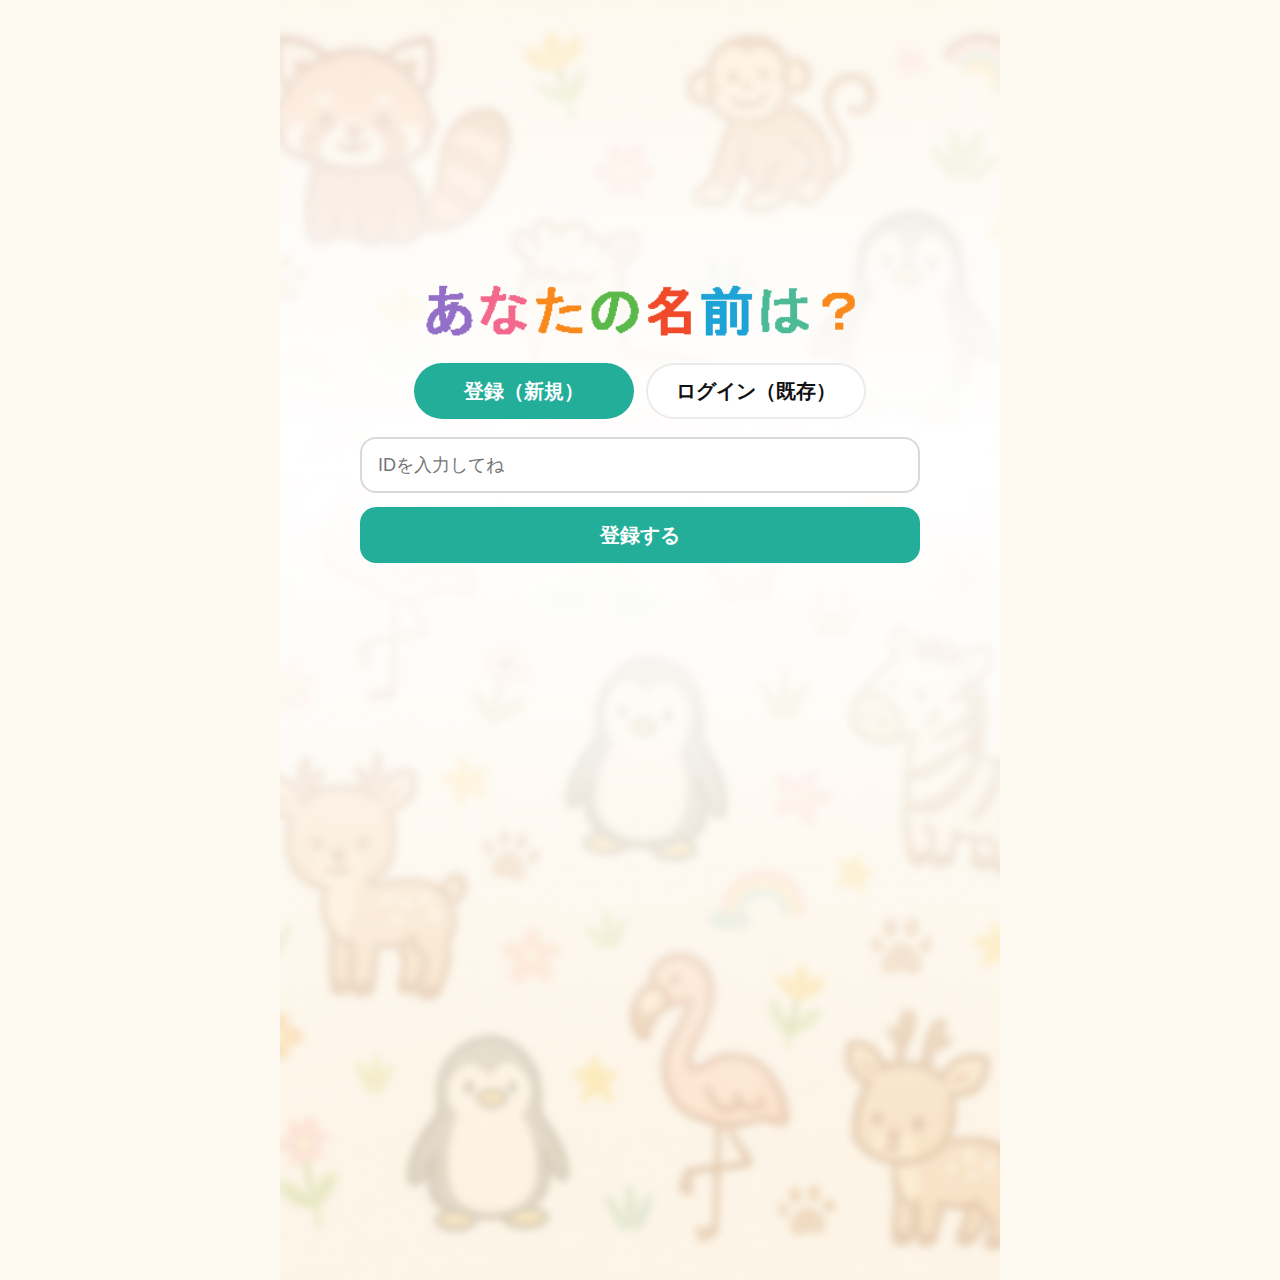
<file: index.html>
<!doctype html>
<html lang="ja">
<head>
  <meta charset="utf-8" />
  <meta name="viewport" content="width=device-width, initial-scale=1, viewport-fit=cover" />
  <title>夢見ヶ崎動物勇者団｜マップ</title>
  <link rel="stylesheet" href="assets/style.css" />
  <style>
    /* 仅页面特有的小差异保留在这里（图标素材路径等） */
    .pin-forest{ background-image:url('assets/icons/chest_forest.png'); }
    .pin-grass { background-image:url('assets/icons/chest_grass.png'); }
    .pin-water { background-image:url('assets/icons/chest_water.png'); }
    .pin-scroll{ background-image:url('assets/icons/scroll.png'); }
  </style>
</head>
<body class="page" style="background:#fef9f1">
  <!-- 左侧浮动快捷按钮（层级 < 蒙层） -->
  <nav class="floating-nav" aria-label="ショートカット">
    <a href="spirit.html" aria-label="精霊センター"><img src="assets/ui/btn_spirit.png" alt="精霊センター"></a>
    <a href="https://padlet.com/dchen85/zoo-padlet-l71381k577vyh6xb" target="_blank" rel="noopener" aria-label="宝物ホール（Padlet）"><img src="assets/ui/btn_padlet.png" alt="宝物ホール"></a>
  </nav>

  <main class="stage-fluid" id="mapStage">
    <!-- 地图底图（跟舞台同一容器） -->
    <img src="assets/map.jpg" alt="Map" class="fill-cover" id="mapImg">

    <!-- 卷轴：活动中心 Padlet -->
    <a class="pin pin-scroll" style="left:76%; top:11%;" href="https://padlet.com/zhuh49092/padlet-g0d3l1jnxdv42n5q" target="_blank" rel="noopener noreferrer" title="イベント掲示板（Padlet）"></a>

    <!-- 宝箱入口（链接到各 Google Form，预填 UID） -->
    <a class="pin pin-water"  style="left:30%; top:27%;" href="#" onclick="openChest('water')"  title="水辺"></a>
    <a class="pin pin-grass"  style="left:60%; top:24%;" href="#" onclick="openChest('grass')"  title="草原"></a>
    <a class="pin pin-grass"  style="left:50%; top:46%;" href="#" onclick="openChest('grass')"  title="草原"></a>
    <a class="pin pin-forest" style="left:50%; top:10%;" href="#" onclick="openChest('forest')" title="森林"></a>
    <a class="pin pin-forest" style="left:82%; top:31%;" href="#" onclick="openChest('forest')" title="森林"></a>
    <a class="pin pin-forest" style="left:30%; top:65%;" href="#" onclick="openChest('forest')" title="森林"></a>

    <!-- 🔰 指引蒙层（与地图同容器 + 层级最高） -->
    <section class="guide-layer" id="guide-index" aria-hidden="true">
      <img id="guide-index-img" alt="guide">
      <button class="guide-skip" id="guide-index-skip">スキップ</button>
    </section>
  </main>

  <script>
    /* 登录校验（沿用你的 key） */
    const KEY_UID = 'zooUserId';
    (function requireLogin(){ const uid = localStorage.getItem(KEY_UID); if (!uid) { location.href = 'register.html'; } })();

    /* Google Forms 预填 UID（按你之前的结构） */
    const GOOGLE_FORMS = {
      forest: 'https://docs.google.com/forms/d/e/1FAIpQLSe-umCP58ragoaZpKCY7DI-4GkAK1GD9bXNpGb3uwuAKyVKIQ/viewform',
      water:  'https://docs.google.com/forms/d/e/1FAIpQLSehivQhizS3siNa_MnVH_NPTTpDhoco8n5-Mk09gTzeXQispQ/viewform',
      grass:  'https://docs.google.com/forms/d/e/1FAIpQLSf3xBbuJN6RPEa9qworZ_sGwDJnGJ6F6eeE5R9BVZVGqBxU7Q/viewform'
    };
    const USERID_ENTRY_IDS = { forest: 'entry.112735564', water: 'entry.1623179609', grass: 'entry.684988275' };
    function getUserId(){ return (localStorage.getItem(KEY_UID) || '').trim(); }
    function buildPrefilledUrl(type) {
      const base = GOOGLE_FORMS[type]; if (!base) return '';
      const entryId = USERID_ENTRY_IDS[type]; const uid = getUserId();
      if (!entryId || !uid) return base;
      const sep = base.includes('?') ? '&' : '?';
      return `${base}${sep}${encodeURIComponent(entryId)}=${encodeURIComponent(uid)}`;
    }
    function openChest(type){
      const url = buildPrefilledUrl(type);
      if(!url){ alert('この宝箱のフォーム URL が設定されていません'); return; }
      window.location.href = url;
    }

    /* 新手指引：仅首次；?tour=1 强制显示；版本号 v6 */
    (function(){
      const steps=[
        'assets/guide/index/step-1.png',
        'assets/guide/index/step-2.png',
        'assets/guide/index/step-3.png',
        'assets/guide/index/step-4.png'
      ];
      const KEY='guide:index:v6';
      const force=new URLSearchParams(location.search).has('tour');
      const seen=localStorage.getItem(KEY)==='1';
      if(seen && !force) return;

      const wrap=document.getElementById('guide-index');
      const img=document.getElementById('guide-index-img');
      const skip=document.getElementById('guide-index-skip');
      let i=0;

      function showStep(n){ img.src=steps[n]; }
      function closeGuide(){
        wrap.classList.remove('show');
        wrap.setAttribute('aria-hidden','true');
      }
      function next(){
        i++;
        if(i<steps.length){ showStep(i); }
        else { try{ localStorage.setItem(KEY,'1'); }catch(e){} closeGuide(); }
      }

      wrap.addEventListener('click', next);
      skip.addEventListener('click', e=>{ e.stopPropagation(); try{ localStorage.setItem(KEY,'1'); }catch(e){} closeGuide(); });

      showStep(0); wrap.classList.add('show'); wrap.setAttribute('aria-hidden','false');
    })();
  </script>
</body>
</html>
</file>
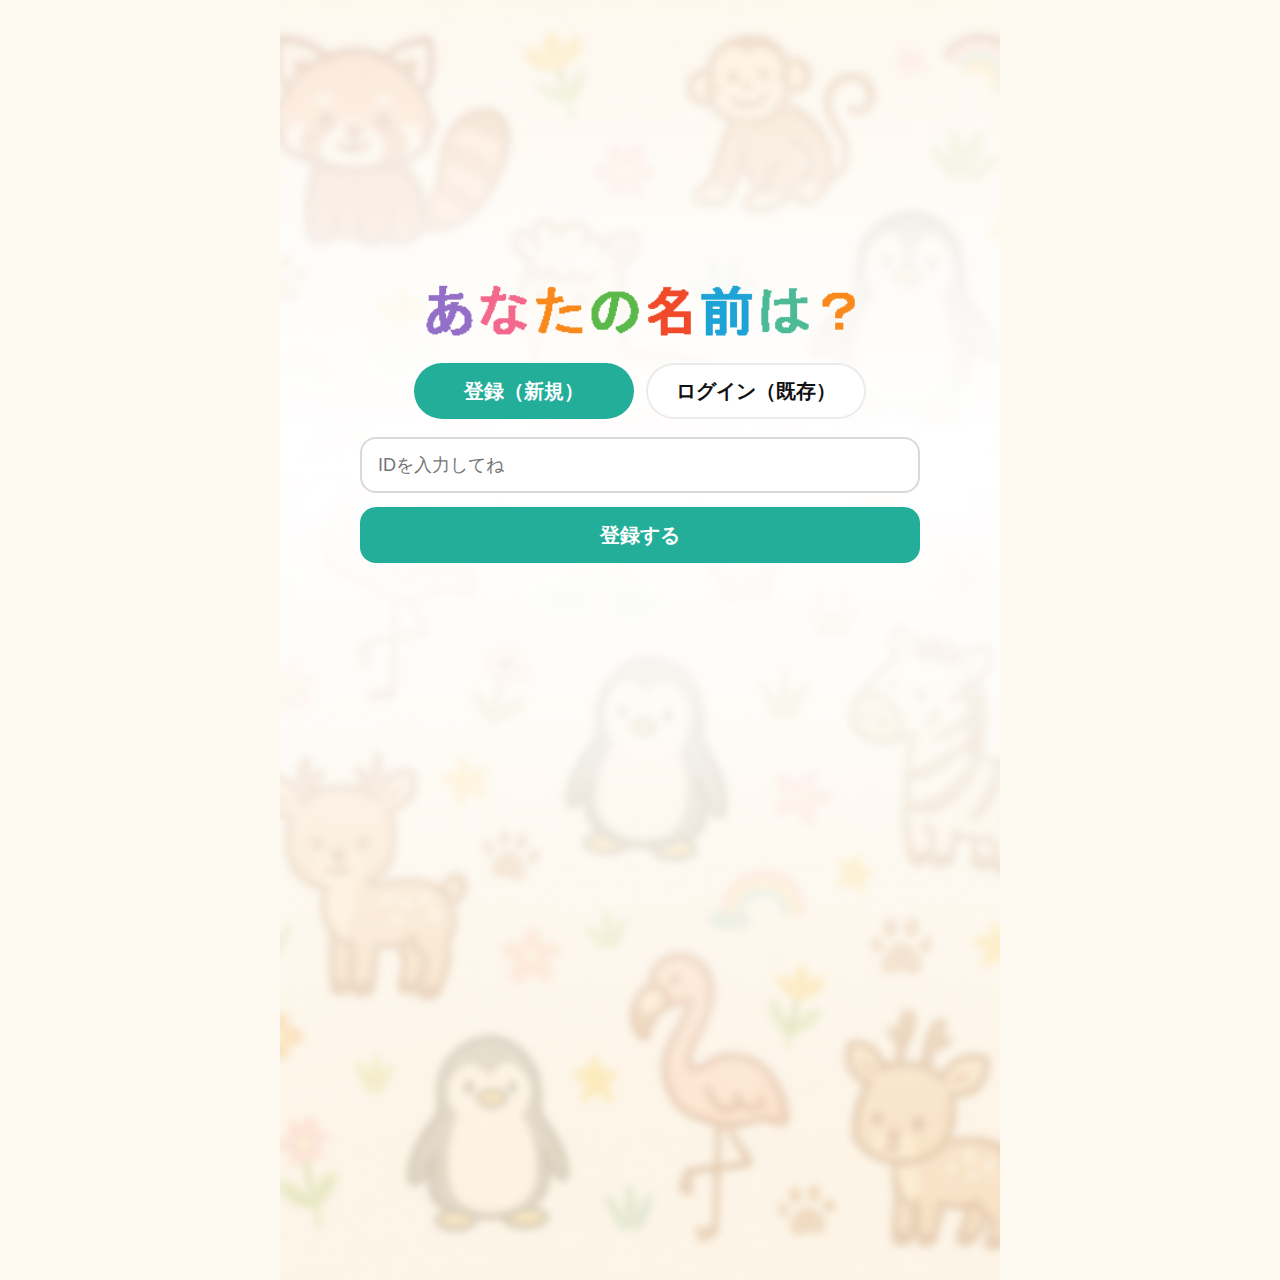
<file: register.html>
<!doctype html>
<html lang="ja">
<head>
  <meta charset="utf-8"/>
  <meta name="viewport" content="width=device-width, initial-scale=1"/>
  <title>登録 / ログイン</title>
  <link rel="stylesheet" href="assets/style.css"/>
  <style>
    :root{
      --stageW: min(100vw, 720px);
      --stageH: calc(var(--stageW) * (1280 / 720));
      --fieldW: clamp(260px, calc(var(--stageW) - 120px), 560px);
      --theme: #23ae99;
      --btnH: 56px;
      --fzBtn: 20px;
      /* 底部精灵带参数 */
      --paradeH: 200px;
      --paradeGap: 224px;
    }
    html, body { margin:0 !important; padding:0 !important; height:100%; }
    body{ background:#fef9f1 !important; }
    #stage, #stage * { box-sizing:border-box; }
    #stage, #stage .container, #stage .section, #stage .card, #stage .inner {
      margin:0 !important; padding:0 !important; border:0 !important; border-radius:0 !important;
      background:transparent !important; box-shadow:none !important;
    }
    #stage{ width:100vw !important; min-height:100vh !important; display:block !important; }
    #stage .wrap{
      width:var(--stageW) !important;
      min-height:var(--stageH) !important;
      margin:0 auto !important;
      padding: calc(clamp(60px, 8vh, 120px) + 200px) 0 calc(var(--paradeH) + var(--paradeGap)) 0 !important;
      position:relative !important; text-align:center !important;
      background: url("assets/bg/register.jpg") center/cover no-repeat !important;
    }
    #stage .title{ display:block; margin:0 auto 16px auto !important; width:min(65%, 448px) !important; height:auto !important; }
    #stage .tabs{ display:flex; gap:12px; justify-content:center; margin: 6px 0 18px 0 !important; }
    #stage .tab{
      min-width: clamp(140px, 34vw, 220px) !important; height: var(--btnH) !important; padding: 0 22px !important;
      border-radius: 999px !important; display:inline-flex !important; align-items:center !important; justify-content:center !important;
      font-size: var(--fzBtn) !important; font-weight:700 !important; cursor:pointer !important;
      background: #fff !important; color:#111 !important; border:2px solid rgba(0,0,0,.08) !important;
    }
    #stage .tab.on{ background: var(--theme) !important; color:#fff !important; border-color: transparent !important; }
    #stage .form-col{ width:100% !important; display:flex !important; flex-direction:column !important; align-items:center !important; gap:14px !important; }
    #stage input[type="text"], #stage input:not([type]), #stage .btn, #msg, #altBox .btn{ width: var(--fieldW) !important; margin: 0 auto !important; }
    #stage input[type="text"], #stage input:not([type]){ height: var(--btnH) !important; border-radius:16px !important; padding:0 16px !important; border:2px solid rgba(0,0,0,.15) !important; background: rgba(255,255,255,.92) !important; font-size:18px !important; }
    #stage input:focus{ border-color: var(--theme) !important; box-shadow:0 0 0 3px rgba(35,174,153,.15) !important; }
    #stage .btn{ height: var(--btnH) !important; border-radius:16px !important; border:none !important; background: var(--theme) !important; color:#fff !important; font-weight:700 !important; font-size: var(--fzBtn) !important; display:inline-flex !important; align-items:center !important; justify-content:center !important; cursor:pointer !important; }
    @media (max-width: 420px){
      :root{ --btnH: 52px; --fzBtn: 18px; }
      #stage .wrap{ padding-top: clamp(20px, 4vh, 60px) !important; }
      #stage .title{ width:min(78%, 420px) !important; }
    }
    #stage .btn.secondary{ background: #fff !important; color: var(--theme) !important; border:2px solid var(--theme) !important; }
    #msg{ min-height: 1.6em !important; color:#333 !important; line-height:1.6 !important; font-size:18px !important; }
    #altBox{ display:flex !important; flex-direction:column !important; align-items:center !important; gap:14px !important; }
    /* 底部幼年精灵跑马带 */
    #paradeFrame{ position:absolute !important; left:0 !important; right:0 !important; bottom:var(--paradeGap) !important; width:100% !important; height:var(--paradeH) !important; pointer-events:none !important; overflow:hidden !important; }
    #parade{ position:absolute !important; left:0; top:50% !important; transform: translateY(-50%); height:var(--paradeH) !important; }
    #parade .sprite{ position:absolute !important; top:50% !important; transform:translate(-50%,-50%); width:200px !important; height:auto !important; }
    @media (prefers-reduced-motion: reduce){ #paradeFrame{ display:none !important; } }
  </style>
</head>
<body>
  <main id="stage">
    <div class="wrap">
      <img class="title" src="assets/ui/title_register.png" alt="あなたの名前は？">
      <div class="tabs">
        <div class="tab on" id="tabReg">登録（新規）</div>
        <div class="tab" id="tabLogin">ログイン（既存）</div>
      </div>
      <form id="authForm" autocomplete="off" autocapitalize="off" spellcheck="false" class="form-col">
        <input id="uid" placeholder="IDを入力してね" autocomplete="off" autocapitalize="off" spellcheck="false" type="text"/>
        <button class="btn" id="go">登録する</button>
      </form>
      <p id="msg"></p>
      <div id="altBox"></div>

      <!-- ✅ 底部幼年精灵跑马带 -->
      <div id="paradeFrame" aria-hidden="true"><div id="parade"></div></div>
    </div>
  </main>

  <script src="assets/api.js"></script>
  <script>
  // ============ 注册/登录逻辑 ============ 
  document.addEventListener('DOMContentLoaded', () => {
    const KEY = 'zooGameProgress';
    const KEY_UID = 'zooUserId';
    const form = document.getElementById('authForm');
    const uidInput = document.getElementById('uid');
    const msg = document.getElementById('msg');
    const altBox = document.getElementById('altBox');
    const tabReg = document.getElementById('tabReg');
    const tabLogin = document.getElementById('tabLogin');
    const goBtn = document.getElementById('go');
    let mode = 'reg';

    function setMode(m){
      mode = m;
      tabReg.classList.toggle('on', m==='reg');
      tabLogin.classList.toggle('on', m==='login');
      msg.textContent = ''; altBox.innerHTML = '';
      goBtn.textContent = (m==='reg') ? '登録する' : 'ログイン';
    }
    tabReg.onclick = ()=> setMode('reg');
    tabLogin.onclick = ()=> setMode('login');

    function writeProgress(p){ localStorage.setItem(KEY, JSON.stringify(p)); }
    function saveUid(id){ localStorage.setItem(KEY_UID, id); }
    function suggestIds(base){
      const rnd4 = () => Math.random().toString(36).slice(2,6);
      return [`${base}-${Math.floor(1000+Math.random()*9000)}`,
              `${base}#${Math.floor(1000+Math.random()*9000)}`,
              `${base}_${rnd4()}`];
    }

    async function createOrLogin(id){
      const ck2 = await apiCheckId(id);
      if (!ck2.ok) throw new Error('check failed');

      if (mode==='reg' && ck2.exists) {
        msg.innerHTML = 'このIDはもう使われています。<br/>別のIDを選ぶか、ログインしてください。';
        altBox.innerHTML = '';
        const toLogin = document.createElement('button');
        toLogin.className = 'btn secondary'; toLogin.textContent = 'ログインへ';
        toLogin.onclick = () => setMode('login');
        altBox.appendChild(toLogin);
        suggestIds(id).forEach(s => {
          const b = document.createElement('button');
          b.className = 'btn'; b.textContent = s; b.onclick = () => createOrLogin(s);
          altBox.appendChild(b);
        });
        return;
      }
      if (mode==='login' && !ck2.exists) {
        msg.textContent = 'このIDは見つかりません。まず登録してください。';
        altBox.innerHTML = '';
        const toReg = document.createElement('button');
        toReg.className = 'btn secondary'; toReg.textContent = '登録へ';
        toReg.onclick = () => setMode('reg');
        altBox.appendChild(toReg);
        return;
      }

      msg.textContent = (mode==='reg') ? '登録中…' : 'ログイン中…';
      const res = await apiLoadProgress(id);
      if (!res.ok) throw new Error(res.error || 'failed');
      saveUid(id); writeProgress(res.progress);
      location.href = 'intro.html';
    }

    form.addEventListener('submit', async (ev) => {
      ev.preventDefault(); altBox.innerHTML = '';
      const id = (uidInput.value || '').trim();
      if (!id){ msg.textContent = 'IDを入力してね'; return; }
      msg.textContent = '確認中…';
      try{
        const ck = await apiCheckId(id);
        if (!ck.ok) throw new Error('check failed');

        if (mode === 'reg') {
          if (ck.exists) {
            msg.innerHTML = 'このIDはもう使われています。<br/>別のIDを選ぶか、ログインしてください。';
            const toLogin = document.createElement('button');
            toLogin.className = 'btn secondary'; toLogin.textContent = 'ログインへ';
            toLogin.onclick = () => setMode('login');
            altBox.appendChild(toLogin);
            suggestIds(id).forEach(s => {
              const b = document.createElement('button');
              b.className = 'btn'; b.textContent = s; b.onclick = () => createOrLogin(s);
              altBox.appendChild(b);
            });
            return;
          }
          await createOrLogin(id); return;
        }

        if (!ck.exists) {
          msg.textContent = 'このIDは見つかりません。まず登録してください。';
          const toReg = document.createElement('button');
          toReg.className = 'btn secondary'; toReg.textContent = '登録へ';
          toReg.onclick = () => setMode('reg');
          altBox.appendChild(toReg);
          return;
        }
        await createOrLogin(id);
      }catch(e){
        console.error(e);
        msg.textContent = 'エラーが発生しました。しばらくしてから試してね。';
      }
    });

    setMode('reg');
  });

  // ============ UI：底部幼年精灵跑马带 ============ 
  (function(){
    const reduced = window.matchMedia('(prefers-reduced-motion: reduce)').matches;
    if (reduced) return;
    const frame = document.getElementById('paradeFrame');
    const parade = document.getElementById('parade');
    if (!frame || !parade) return;
    const SPRITES = [
      "assets/sprites/neutral_juvenile_idle.GIF",
      "assets/sprites/neutral_juvenile_happy.GIF",
      "assets/sprites/forest_juvenile_idle.GIF",
      "assets/sprites/forest_juvenile_happy.GIF",
      "assets/sprites/grass_juvenile_idle.GIF",
      "assets/sprites/grass_juvenile_happy.GIF",
      "assets/sprites/water_juvenile_idle.GIF",
      "assets/sprites/water_juvenile_happy.GIF"
    ];
    const SIZE = 200, GAP = 40, SPEED = 60, PAD = 60, STEP = SIZE + GAP;
    const W = () => frame.clientWidth;
    const pick = () => SPRITES[Math.floor(Math.random()*SPRITES.length)];
    let sprites = [];
    function build(){
      parade.innerHTML = ''; sprites = [];
      const need = Math.ceil( (W() + PAD*2) / STEP ) + 2;
      for (let i=0; i<need; i++){
        const img = document.createElement('img');
        img.className = 'sprite'; img.src = pick();
        parade.appendChild(img);
        sprites.push({ el: img, x: W() + PAD + i*STEP });
      }
    }
    const rightmostX = () => Math.max.apply(null, sprites.map(s=>s.x));
    function resetToTail(s){ s.x = rightmostX() + STEP; s.el.src = pick(); }
    let last = performance.now();
    function tick(now){
      const dt = Math.min(0.05, (now-last)/1000); last = now;
      const leftBound = -PAD - SIZE;
      for (const s of sprites){
        s.x -= SPEED * dt;
        if (s.x < leftBound) resetToTail(s);
        s.el.style.left = s.x + 'px';
      }
      requestAnimationFrame(tick);
    }
    function onResize(){ build(); last = performance.now(); }
    build(); requestAnimationFrame(tick);
    window.addEventListener('resize', () => { clearTimeout(window.__r); window.__r=setTimeout(onResize,120); });
  })();
  </script>
</body>
</html>
</file>
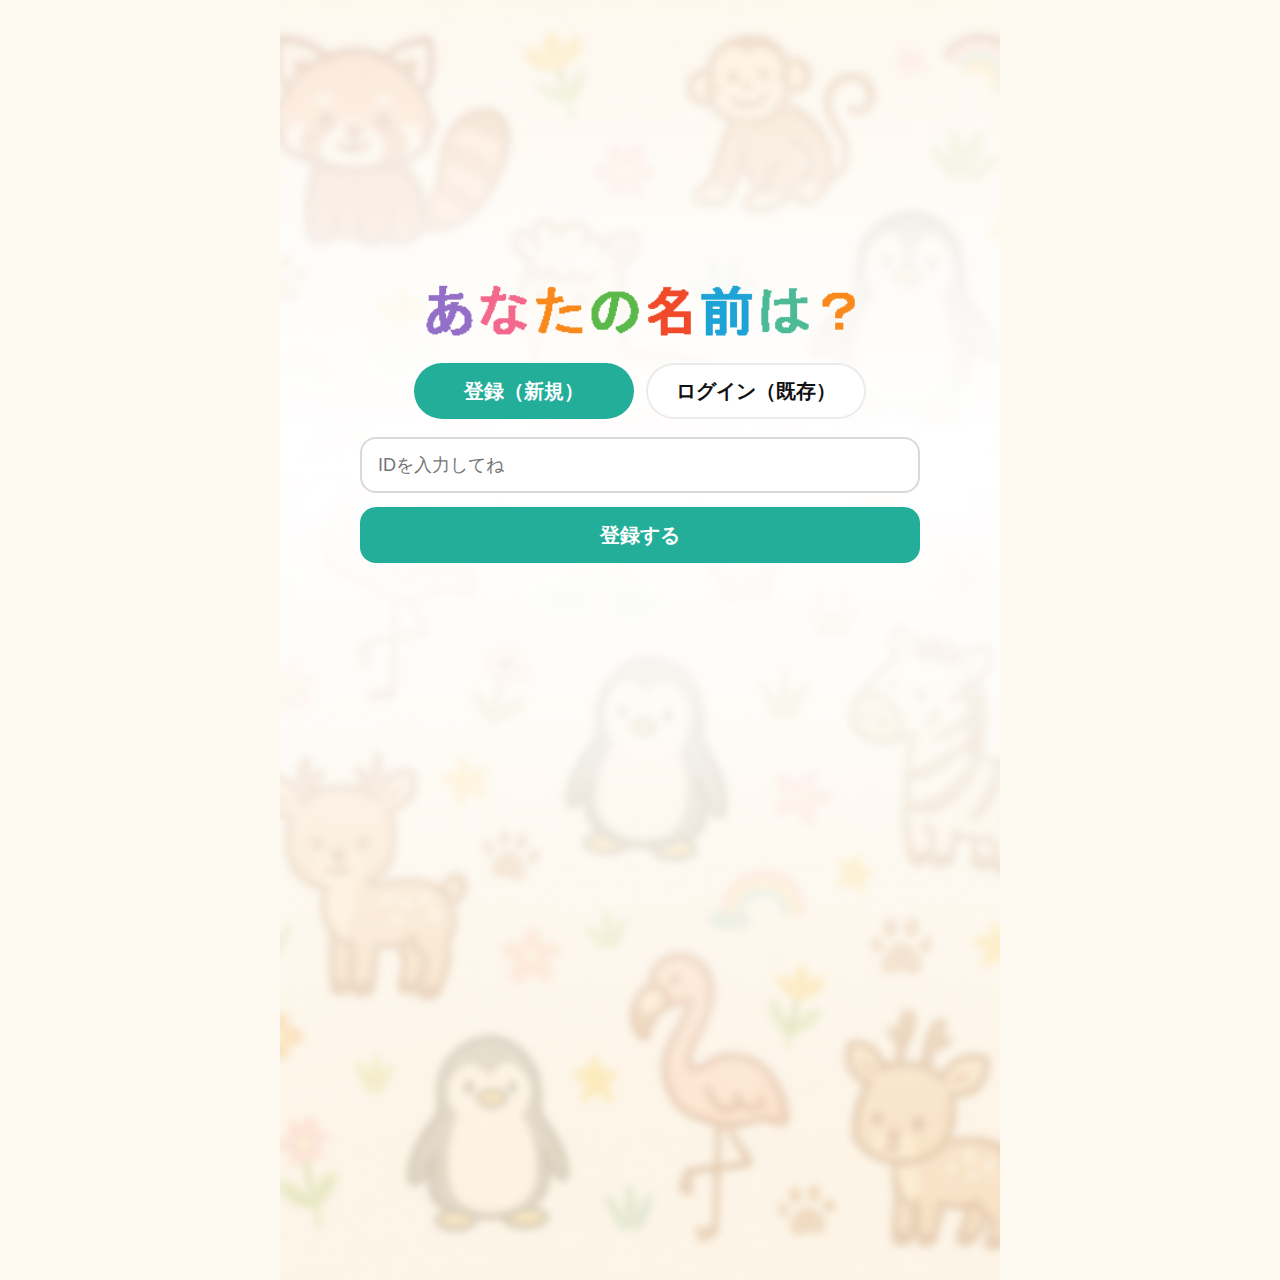
<file: reward.html>
<!doctype html>
<html lang="zh-CN">
<head>
  <meta charset="utf-8" />
  <meta name="viewport" content="width=device-width, initial-scale=1" />
  <title>奖励</title>
  <style>
    html,body{margin:0;background:#000;}
    .rw-root{max-width:720px;margin:0 auto;position:relative;background:#000;}
    .rw-video{display:block;width:100%;height:auto;background:#000;}
    .rw-white{position:absolute;inset:0;background:#fff;opacity:0;pointer-events:none;z-index:10;transition:opacity 2s linear;}
    .rw-white.show{opacity:1;}
    .rw-showcase{position:absolute;inset:0;display:none;z-index:11;}
    .rw-showcase.show{display:block;}
    .rw-layer{position:absolute;left:0;right:0;display:flex;justify-content:center;pointer-events:none;}
    .rw-icon{top:17%; z-index:14;}
    .rw-power{top:25%; z-index:15;}
    .rw-glow{top:25%; z-index:11;}
    .rw-gradient{top:0; bottom:0; z-index:12; align-items:flex-end;}
    .rw-sprite{top:36%; z-index:13;}
    .rw-confetti{position:absolute;inset:0;pointer-events:none;overflow:hidden;z-index:20;}
    .rw-confetti i{position:absolute;width:8px;height:12px;border-radius:2px;opacity:.9;animation:fall 2.2s forwards ease-in;}
    @keyframes fall{0%{transform:translateY(-10vh) rotate(0deg);}100%{transform:translateY(110vh) rotate(540deg);opacity:0;}}
    .rw-btn-wrap{position:absolute;left:0;right:0;top:63%;display:flex;justify-content:center;z-index:16;}
    .rw-btn{pointer-events:auto;border:none;background:transparent;padding:0;cursor:pointer;}
    .rw-btn img{display:block;width:211.2px;height:auto;}
    .rw-icon img{width:72px;height:auto;}
    .rw-power img{width:220px;height:auto;}
    .rw-glow img{width:558px;height:auto;}
    .rw-sprite img{width:240px;height:auto;}
    .rw-gradient img{width:720px;height:auto;}
    .rw-audio-tip{position:absolute;inset:0;display:none;align-items:center;justify-content:center;z-index:9;}
    .rw-audio-tip.show{display:flex;}
    .rw-audio-tip button{pointer-events:auto;display:flex;align-items:center;gap:10px;padding:12px 16px;border-radius:999px;border:0;cursor:pointer;background:rgba(0,0,0,.55);backdrop-filter:blur(2px);color:#fff;font-size:16px;line-height:1;box-shadow:0 6px 16px rgba(0,0,0,.35);}
    .rw-audio-tip svg{width:22px;height:22px;display:block}
  </style>
</head>
<body>
  <div class="rw-root">
    <video id="rwVideo" class="rw-video" playsinline webkit-playsinline muted></video>
    <div id="rwAudioTip" class="rw-audio-tip">
      <button id="rwAudioBtn" title="サウンドON">
        <svg viewBox="0 0 24 24" fill="currentColor" aria-hidden="true">
          <path d="M3 10v4a1 1 0 0 0 1 1h3l4.293 4.293A1 1 0 0 0 13 18V6a1 1 0 0 0-1.707-.707L7 9H4a1 1 0 0 0-1 1z"/>
          <path d="M16.5 8.5a4 4 0 0 1 0 7" fill="none" stroke="currentColor" stroke-width="2" stroke-linecap="round"/>
          <path d="M18.5 6.5a7 7 0 0 1 0 11" fill="none" stroke="currentColor" stroke-width="2" stroke-linecap="round"/>
        </svg>
        サウンドON
      </button>
    </div>
    <div id="rwWhite" class="rw-white"></div>
    <div id="rwShow" class="rw-showcase">
      <div class="rw-layer rw-glow"><img id="imgGlow" alt="glow"></div>
      <div class="rw-layer rw-gradient" style="align-items:flex-end"><img id="imgGrad" alt="overlay"></div>
      <div class="rw-layer rw-sprite"><img id="imgSprite" alt="sprite"></div>
      <div class="rw-layer rw-icon"><img id="imgIcon" alt="icon"></div>
      <div class="rw-layer rw-power"><img id="imgPower" alt="power +1"></div>
      <div id="rwConfetti" class="rw-confetti"></div>
      <div class="rw-btn-wrap"><button id="btnGo" class="rw-btn" title="せいれいガーデン"><img id="imgBtn" alt="seirei garden"></button></div>
    </div>
  </div>

  <script>
    /* ===== 新增：登录校验，保证 UID 连续 ===== */
    const KEY_UID = 'zooUserId';
    function requireLogin(){
      const uid = localStorage.getItem(KEY_UID);
      if(!uid){
        // 可选：若你想注册后自动回到本页，可把下一行换成带回跳参数的写法：
        // location.href = 'register.html?back=' + encodeURIComponent('reward.html' + location.search);
        location.href = 'register.html';
        throw new Error('no uid');
      }
      return uid;
    }
    const USER_ID = requireLogin(); // 没 UID 时会被导向注册页

    /* ===== 以下为你原有的奖励页逻辑 ===== */
    const VIDEO_BY_CHEST={forest:'videos/reward_forest.mp4',water:'videos/reward_water.mp4',grass:'videos/reward_grass.mp4'};
    const DEFAULT_VIDEO='videos/reward_default.mp4';
    const ASSETS={ icon:{forest:'assets/ui/icon_forest.png',water:'assets/ui/icon_water.png',grass:'assets/ui/icon_grass.png'}, power:'assets/ui/power_plus.png', gradient:'assets/ui/reward_gradient_overlay.png', glow:'assets/effects/glow_loop.gif', btn:'assets/ui/btn_seirei_garden.png' };
    const SPRITES_DIR='assets/sprites/';
    function spriteHappy(type,stage){ if(type==='neutral') return SPRITES_DIR+'neutral_juvenile_happy.gif'; return `${SPRITES_DIR}${type}_${stage}_happy.gif`; }

    const KEY='zooGameProgress';
    const initState={totalOpens:0,energy:{forest:0,water:0,grass:0},creatures:[{id:1,type:'neutral',stage:'juvenile',progress:0,splitDone:false}],nextId:2,nickname:''};
    function read(){try{const s=JSON.parse(localStorage.getItem(KEY))||structuredClone(initState); (s.creatures||[]).forEach(c=>{if(typeof c.progress!=='number')c.progress=0;if(typeof c.splitDone!=='boolean')c.splitDone=false;}); return s;}catch{return structuredClone(initState);}}
    async function write(state){localStorage.setItem(KEY,JSON.stringify(state));}

    const LEVEL=3;
    function pickTarget(state,E){
      const byId=a=>a.sort((x,y)=>x.id-y.id)[0]||null;
      const j=byId(state.creatures.filter(c=>c.type===E&&c.stage==='juvenile'&&c.progress<LEVEL)); if(j) return j;
      const t=byId(state.creatures.filter(c=>c.type===E&&c.stage==='teen'&&c.progress<LEVEL));     if(t) return t;
      const a=byId(state.creatures.filter(c=>c.type===E&&c.stage==='adult'&&!c.splitDone&&c.progress<LEVEL)); if(a) return a;
      const n=state.creatures.find(c=>c.type==='neutral'&&c.stage==='juvenile'&&c.progress===0); if(n) return n;
      return null;
    }
    function giveEnergyOnce(state,E){
      const events=[]; const target=pickTarget(state,E);
      if(target){
        if(target.type==='neutral'){const before={...target};target.type=E;target.progress=1;events.push({kind:'bind',from:before,to:{...target}});return events;}
        target.progress++;
        if(target.stage==='juvenile'&&target.progress>=LEVEL){const before={...target};target.stage='teen';target.progress=0;events.push({kind:'evolve',from:before,to:{...target}});}
        else if(target.stage==='teen'&&target.progress>=LEVEL){const before={...target};target.stage='adult';target.progress=0;target.splitDone=false;events.push({kind:'evolve',from:before,to:{...target}});}
        else if(target.stage==='adult'&&!target.splitDone&&target.progress>=LEVEL){const parentBefore={...target};target.progress=0;target.splitDone=true;const newborn={id:state.nextId++,type:'neutral',stage:'juvenile',progress:0,splitDone:false};state.creatures.push(newborn);events.push({kind:'split',parent:parentBefore,newborn:{...newborn}});}
        return events;
      }
      const newborn={id:state.nextId++,type:E,stage:'juvenile',progress:1,splitDone:false};state.creatures.push(newborn);events.push({kind:'spawn',newborn:{...newborn}});return events;
    }

    const params=new URLSearchParams(location.search);
    const chest=(params.get('chest')||'unknown').toLowerCase();
    const videoEl=document.getElementById('rwVideo');
    const whiteEl=document.getElementById('rwWhite');
    const showEl=document.getElementById('rwShow');
    const confettiC=document.getElementById('rwConfetti');
    const imgIcon=document.getElementById('imgIcon');
    const imgPower=document.getElementById('imgPower');
    const imgGlow=document.getElementById('imgGlow');
    const imgGrad=document.getElementById('imgGrad');
    const imgSprite=document.getElementById('imgSprite');
    const imgBtn=document.getElementById('imgBtn');
    const btnGo=document.getElementById('btnGo');
    const audioTip = document.getElementById('rwAudioTip');
    const audioBtn = document.getElementById('rwAudioBtn');

    imgPower.src=ASSETS.power; imgGrad.src=ASSETS.gradient; imgGlow.src=ASSETS.glow; imgBtn.src =ASSETS.btn; imgIcon.src=ASSETS.icon[chest] || ASSETS.icon.forest;
    btnGo.addEventListener('click',()=>location.href='spirit.html');

    let rewardApplied=false, overlayStarted=false, overlayShown=false;
    function applyRewardOnce(){
      if(rewardApplied) return [];
      rewardApplied=true;
      const st=read(); st.totalOpens+=1; if(!st.energy[chest]) st.energy[chest]=0; st.energy[chest]+=1;
      let ev=[]; if(['forest','water','grass'].includes(chest)) ev=giveEnergyOnce(st,chest);
      write(st); setSpriteFromEvents(ev); return ev;
    }
    function setSpriteFromEvents(events){
      let type='neutral', stage='juvenile';
      const eEvo=events.find(e=>e.kind==='evolve'), eSpl=events.find(e=>e.kind==='split'), eBind=events.find(e=>e.kind==='bind'), eSpwn=events.find(e=>e.kind==='spawn');
      if(eEvo){ type=eEvo.to.type; stage=eEvo.to.stage; }
      else if(eSpl){ type='neutral'; stage='juvenile'; }
      else if(eBind){ type=eBind.to.type; stage='juvenile'; }
      else if(eSpwn){ type=eSpwn.newborn.type; stage='juvenile'; }
      imgSprite.src = spriteHappy(type, stage);
    }
    function startOverlay(){
      if(overlayStarted) return; overlayStarted=true;
      applyRewardOnce();
      whiteEl.classList.add('show');
      const done = ()=>{ if(overlayShown) return; overlayShown=true; showEl.classList.add('show'); startConfetti(); };
      whiteEl.addEventListener('transitionend', done, {once:true});
      setTimeout(done, 2100);
    }

    async function playWithSound(){
      try{ videoEl.muted = false; await videoEl.play(); audioTip.classList.remove('show'); }
      catch{ try{ videoEl.muted = true; await videoEl.play(); }catch{} audioTip.classList.add('show');
        const enable = ()=>{ videoEl.muted = false; videoEl.play().catch(()=>{}); audioTip.classList.remove('show'); document.removeEventListener('click', enable); document.removeEventListener('touchstart', enable); };
        audioBtn.addEventListener('click', enable, {once:true}); document.addEventListener('click', enable, {once:true}); document.addEventListener('touchstart', enable, {once:true});
      }
    }
    function wireVideo(){
      const src=VIDEO_BY_CHEST[chest] || DEFAULT_VIDEO;
      videoEl.src=src; videoEl.playsInline=true; playWithSound();
      let duration=NaN; videoEl.addEventListener('loadedmetadata',()=>{duration=videoEl.duration||NaN;});
      videoEl.addEventListener('timeupdate',()=>{ if(!overlayStarted && isFinite(duration) && duration - videoEl.currentTime <= 2.0){ startOverlay(); } });
      videoEl.addEventListener('ended',()=>{ if(!overlayStarted) startOverlay(); });
      setTimeout(()=>{ if(!overlayStarted) startOverlay(); }, 4500);
    }

    let confettiTimer=null;
    function spawnConfettiBurst(k=14){
      const colors=['#ff7676','#ffd166','#06d6a0','#118ab2','#9b5de5','#f15bb5','#ffc6ff'];
      const w=confettiC.clientWidth||720;
      for(let i=0;i<k;i++){
        const p=document.createElement('i');
        p.style.left=(Math.random()*w)+'px';
        p.style.background=colors[(Math.random()*colors.length)|0];
        p.style.animationDelay=(Math.random()*0.35)+'s';
        p.style.animationDuration=(1.8+Math.random()*1.4)+'s';
        p.addEventListener('animationend',()=>p.remove());
        confettiC.appendChild(p);
      }
    }
    function startConfetti(totalMs=2400, intervalMs=160, perBurst=12){
      spawnConfettiBurst(perBurst);
      confettiTimer=setInterval(()=>spawnConfettiBurst(perBurst), intervalMs);
      setTimeout(()=>{ if(confettiTimer){clearInterval(confettiTimer);confettiTimer=null;} }, totalMs);
    }
    wireVideo();
  </script>
</body>
</html>
</file>
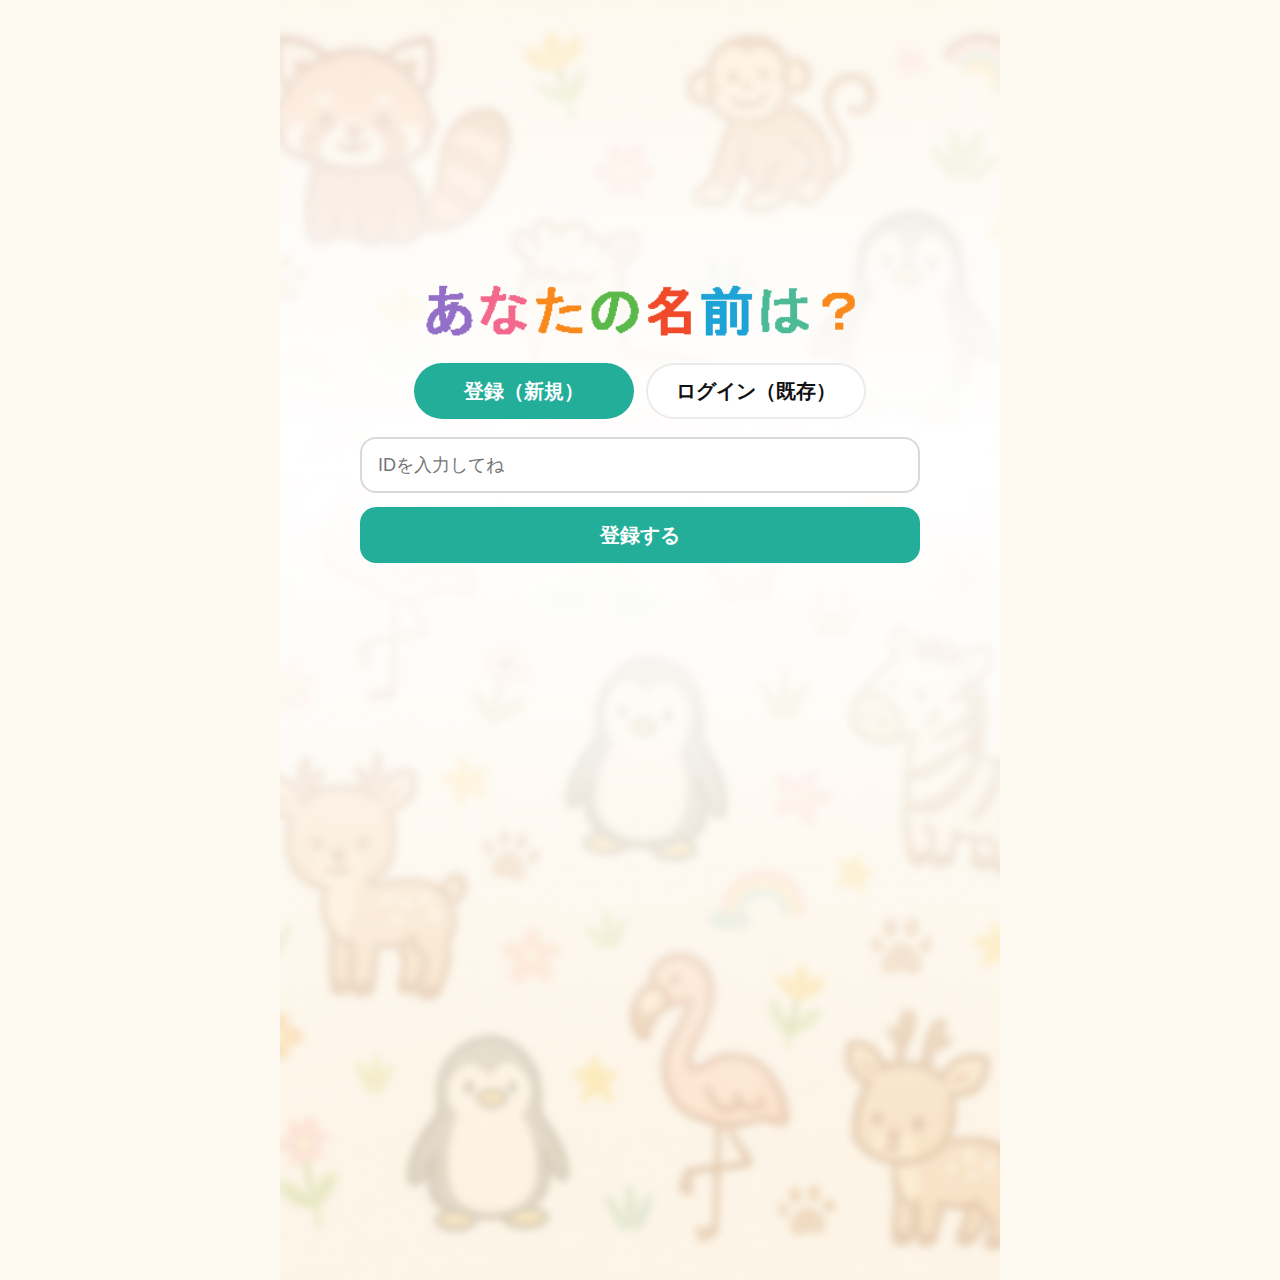
<file: spirit.html>
<!doctype html>
<html lang="zh-CN">
<head>
  <meta charset="utf-8" />
  <meta name="viewport" content="width=device-width, initial-scale=1" />
  <title>精灵中心 - 夢見ヶ崎動物勇者団</title>
  <style>
    html,body{margin:0;background:#000;}
    .sp-canvas{ position:relative; width:720px; height:1280px; margin:0 auto; background:#fff; overflow:hidden; touch-action:none; }
    .sp-bg{ position:absolute; inset:0; background:url('assets/bg/garden.jpg') center/cover no-repeat; transform-origin:0 0; z-index:0; }
    .sp-content{ position:absolute; inset:0; transform-origin:0 0; z-index:1; }
    .sp-btn-map{ position:absolute; right:20px; top:20px; z-index:9; width:72px; height:72px; background:url('assets/ui/btn_map.png') center/contain no-repeat; border:none; outline:none; cursor:pointer; }
    .sp-title{ position:absolute; left:28px; top:24px; width:280px; height:90px; background:url('assets/ui/title_seirei_garden.png') left top / contain no-repeat; }
    .sp-bars{ position:absolute; left:110px; top:160px; width:520px; }
    .sp-row{ display:flex; align-items:center; gap:12px; margin:22px 0; }
    .sp-row .sp-icon{ width:40px; height:40px; background-size:contain; background-repeat:no-repeat; background-position:center; flex:0 0 40px; }
    .sp-row .sp-icon.sp-forest{ background-image:url('assets/ui/icon_forest.png'); }
    .sp-row .sp-icon.sp-water { background-image:url('assets/ui/icon_water.png'); }
    .sp-row .sp-icon.sp-grass { background-image:url('assets/ui/icon_grass.png'); }
    .sp-seg3{ display:flex; gap:14px; }
    .sp-seg{ width:128px; height:22px; border-radius:12px; background:rgba(255,255,255,0.65); box-shadow:inset 0 0 0 2px rgba(0,0,0,0.08); overflow:hidden; }
    .sp-seg i{ display:block; height:100%; width:0%; }
    .sp-forest .sp-seg i{ background:#2f8f3a; }
    .sp-water  .sp-seg i{ background:#2da8f8; }
    .sp-grass  .sp-seg i{ background:#87c96a; }
    .sp-playground{ position:absolute; left:0; right:0; top:360px; bottom:0; overflow:hidden; }
    .sp-sprite{ position:absolute; pointer-events:auto; user-select:none; transform:translate3d(0,0,0); }
    .sp-sprite img{ width:100%; height:100%; display:block; pointer-events:none; }
    @media (max-width:760px){ .sp-btn-map{ width:60px; height:60px; right:14px; top:14px; } }

    /* ===== 新手指引（贴在画布内，完全用PNG；比所有UI层级更高） ===== */
    #guide-spirit{
      position:absolute; inset:0;
      z-index:2147483648;
      display:none; align-items:center; justify-content:center;
      background:transparent;
      touch-action:manipulation;
    }
    #guide-spirit.show{ display:flex; }
    #guide-spirit img{
      width:100%; height:100%;
      max-width:none; max-height:none;
      object-fit:cover;
      user-select:none; -webkit-user-drag:none; pointer-events:none;
      display:block;
    }
    #guide-spirit button{
      position:absolute; right:12px; top:calc(12px + env(safe-area-inset-top));
      padding:6px 14px; border:0; border-radius:999px;
      background:rgba(0,0,0,.35); color:#fff; font-weight:700; font-size:16px;
      cursor:pointer; z-index:2147483649;
    }
  </style>
</head>
<body>
  <div class="sp-canvas" id="sp-canvas">
    <div class="sp-bg" id="sp-bg"></div>
    <button class="sp-btn-map" id="sp-btnMap" title="返回地图"></button>

    <div class="sp-content" id="sp-content">
      <div class="sp-title"></div>
      <div class="sp-bars">
        <div class="sp-row sp-forest"><div class="sp-icon sp-forest"></div><div class="sp-seg3"><div class="sp-seg"><i id="f1"></i></div><div class="sp-seg"><i id="f2"></i></div><div class="sp-seg"><i id="f3"></i></div></div></div>
        <div class="sp-row sp-water"><div class="sp-icon sp-water"></div><div class="sp-seg3"><div class="sp-seg"><i id="w1"></i></div><div class="sp-seg"><i id="w2"></i></div><div class="sp-seg"><i id="w3"></i></div></div></div>
        <div class="sp-row sp-grass"><div class="sp-icon sp-grass"></div><div class="sp-seg3"><div class="sp-seg"><i id="g1"></i></div><div class="sp-seg"><i id="g2"></i></div><div class="sp-seg"><i id="g3"></i></div></div></div>
      </div>
      <div class="sp-playground" id="sp-pg"></div>
    </div>

    <!-- 🔰 新手指引（放在画布内，像素级对齐） -->
    <div id="guide-spirit" aria-hidden="true">
      <img id="guide-spirit-img" alt="guide">
      <button id="guide-spirit-skip">スキップ</button>
    </div>
  </div>

  <!-- 与后端通信 -->
  <script src="assets/api.js"></script>
  <script>
    /* ===== 登录与键名 ===== */
    const KEY_UID = 'zooUserId';
    const KEY_PROGRESS = 'zooGameProgress';
    function requireLogin(){
      const uid = localStorage.getItem(KEY_UID);
      if(!uid){ location.href='register.html'; throw new Error('no uid'); }
      return uid;
    }
    const USER_ID = requireLogin();

    /* ===== 本地读存档 ===== */
    const empty = {
      totalOpens:0,
      energy:{forest:0,water:0,grass:0},
      creatures:[{id:1,type:'neutral',stage:'juvenile',progress:0,splitDone:false}],
      nextId:2,
      nickname:''
    };
    function readLocal(){
      try{
        const s = JSON.parse(localStorage.getItem(KEY_PROGRESS)) || empty;
        (s.creatures||[]).forEach(c=>{
          if(typeof c.progress!=='number') c.progress=0;
          if(typeof c.splitDone!=='boolean') c.splitDone=false;
        });
        return s;
      }catch{ return empty; }
    }
    function writeLocal(state){
      localStorage.setItem(KEY_PROGRESS, JSON.stringify(state));
    }

    /* ===== 计算能量条 ===== */
    const LEVEL=3;
    function pickTarget(state,E){
      const byId=a=>a.sort((x,y)=>x.id-y.id)[0]||null;
      const j=byId(state.creatures.filter(c=>c.type===E&&c.stage==='juvenile'&&c.progress<LEVEL)); if(j) return j;
      const t=byId(state.creatures.filter(c=>c.type===E&&c.stage==='teen'&&c.progress<LEVEL));     if(t) return t;
      const a=byId(state.creatures.filter(c=>c.type===E&&c.stage==='adult'&&!c.splitDone&&c.progress<LEVEL)); if(a) return a;
      const n=state.creatures.find(c=>c.type==='neutral'&&c.stage==='juvenile'&&c.progress===0);  if(n) return n;
      return null;
    }
    function barState(state,E){
      const t=pickTarget(state,E);
      if(!t) return [0,0,0];
      if(t.type==='neutral') return [0,0,0];
      if(t.stage==='juvenile') return [t.progress/3,0,0];
      if(t.stage==='teen')     return [1,t.progress/3,0];
      if(t.stage==='adult'&&!t.splitDone) return [1,1,t.progress/3];
      return [0,0,0];
    }
    function renderBars(state){
      const map={forest:['f1','f2','f3'],water:['w1','w2','w3'],grass:['g1','g2','g3']};
      ['forest','water','grass'].forEach(E=>{
        const vals=barState(state,E);
        vals.forEach((v,i)=>{ document.getElementById(map[E][i]).style.width=(Math.max(0,Math.min(1,v))*100)+'%'; });
      });
    }

    /* ===== 精灵渲染与游走 ===== */
    const SPRITE_DIR='assets/sprites/';
    const SPRITE_SIZE={ neutral:{ juvenile: 90 }, forest:{ juvenile:95, teen:150, adult:250 }, water:{ juvenile:95, teen:130, adult:200 }, grass:{ juvenile:95, teen:120, adult:150 } };
    function spriteSrc(c,m){ if(c.type==='neutral') return `${SPRITE_DIR}neutral_juvenile_${m}.gif`; return `${SPRITE_DIR}${c.type}_${c.stage}_${m}.gif`; }
    function spriteSize(c){ const w=(SPRITE_SIZE[c.type] && SPRITE_SIZE[c.type][c.stage]) || 120; return {w, h:w}; }
    const pg=document.getElementById('sp-pg');

    function createSprite(c){
      const wrap=document.createElement('div'); wrap.className='sp-sprite';
      const {w,h}=spriteSize(c); wrap.style.width=w+'px'; wrap.style.height=h+'px';
      const area=pg.getBoundingClientRect(); const x=Math.random()*(area.width - w); const y=Math.random()*(area.height- h);
      wrap.style.left=x+'px'; wrap.style.top=y+'px';
      const img=document.createElement('img'); img.src=spriteSrc(c,'idle'); img.alt=`${c.type}_${c.stage}`; wrap.appendChild(img); pg.appendChild(wrap);

      let moving=true, vx=Math.random()*2-1, vy=Math.random()*2-1; const speed=16+Math.random()*20; let last=performance.now();
      function tick(now){ const dt=(now-last)/1000; last=now;
        if(moving){ let nx=parseFloat(wrap.style.left)+vx*speed*dt; let ny=parseFloat(wrap.style.top)+vy*speed*dt;
          const W=pg.clientWidth, H=pg.clientHeight; if(nx<0||nx>W-w){vx=-vx; nx=Math.max(0,Math.min(W-w,nx));} if(ny<0||ny>H-h){vy=-vy; ny=Math.max(0,Math.min(H-h,ny));}
          wrap.style.left=nx+'px'; wrap.style.top=ny+'px'; }
        requestAnimationFrame(tick);
      } requestAnimationFrame(tick);

      let downAt=0, happyTimer=null; const toIdle=()=>{img.src=spriteSrc(c,'idle')}; const toHappy=()=>{img.src=spriteSrc(c,'happy')};
      wrap.addEventListener('pointerdown',e=>{ e.preventDefault(); downAt=Date.now(); moving=false; clearTimeout(happyTimer); toHappy(); });
      function endPress(){ const held=Date.now()-downAt; downAt=0; happyTimer=setTimeout(()=>{ toIdle(); moving=true; }, held>=450?1000:2000); }
      wrap.addEventListener('pointerup',endPress); wrap.addEventListener('pointercancel',endPress); wrap.addEventListener('pointerleave',()=>{ if(downAt) endPress(); });
    }
    function renderSprites(state){ pg.innerHTML=''; state.creatures.slice().sort((a,b)=>a.id-b.id).forEach(c=>createSprite(c)); }

    /* ===== 背景缩放与平移 ===== */
    const content=document.getElementById('sp-content'); const bg=document.getElementById('sp-bg'); const btnMap=document.getElementById('sp-btnMap');
    btnMap.addEventListener('click',()=>location.href='index.html');
    let scale=1, ox=0, oy=0; function applyTransform(){ content.style.transform=`translate(${ox}px,${oy}px) scale(${scale})`; bg.style.transform=`translate(${ox}px,${oy}px) scale(${scale})`; }

    const canvas=document.getElementById('sp-canvas'); let lastDist=0, lastCenter=null, isPanning=false, panStart=null, startOrigin=null;
    canvas.addEventListener('touchstart',e=>{ if(e.touches.length===2){ lastDist=Math.hypot(e.touches[0].clientX-e.touches[1].clientX, e.touches[0].clientY-e.touches[1].clientY);
        lastCenter={ x:(e.touches[0].clientX+e.touches[1].clientX)/2, y:(e.touches[0].clientY+e.touches[1].clientY)/2 }; }
      else if(e.touches.length===1){ isPanning=true; panStart={x:e.touches[0].clientX,y:e.touches[0].clientY}; startOrigin={x:ox,y:oy}; } },{passive:false});
    canvas.addEventListener('touchmove',e=>{ if(e.touches.length===2){ e.preventDefault();
        const dist=Math.hypot(e.touches[0].clientX-e.touches[1].clientX, e.touches[0].clientY-e.touches[1].clientY);
        const ds=dist/lastDist; scale=Math.max(0.6,Math.min(2.2,scale*ds));
        const center={ x:(e.touches[0].clientX+e.touches[1].clientX)/2, y:(e.touches[0].clientY+e.touches[1].clientY)/2 };
        ox+=(center.x-lastCenter.x); oy+=(center.y-lastCenter.y); lastDist=dist; lastCenter=center; applyTransform();
      }else if(e.touches.length===1&&isPanning){ e.preventDefault(); ox=startOrigin.x+(e.touches[0].clientX-panStart.x); oy=startOrigin.y+(e.touches[0].clientY-panStart.y); applyTransform(); } },{passive:false});
    canvas.addEventListener('touchend',e=>{ if(e.touches.length<2){ lastDist=0; lastCenter=null; } if(e.touches.length===0){ isPanning=false; } });

    canvas.addEventListener('pointerdown',e=>{ if(e.pointerType!=='mouse') return; isPanning=true; panStart={x:e.clientX,y:e.clientY}; startOrigin={x:ox,y:oy}; });
    canvas.addEventListener('pointermove',e=>{ if(!isPanning||e.pointerType!=='mouse') return; ox=startOrigin.x+(e.clientX-panStart.x); oy=startOrigin.y+(e.clientY-panStart.y); applyTransform(); });
    canvas.addEventListener('pointerup',()=>{ isPanning=false; });

    /* ===== 进入页面：优先从云端拉取 → 覆盖本地 → 再渲染 ===== */
    async function init(){
      try{
        const { ok, progress } = await apiLoadProgress(USER_ID);
        if(ok && progress){ writeLocal(progress); }
      }catch(e){ /* 忽略网络错误，继续使用本地缓存 */ }
      const state = readLocal();
      renderBars(state);
      renderSprites(state);
      applyTransform();
    }
    init();
  </script>

  <!-- 指引逻辑：仅首次；?tour=1 强制显示；版本号 v3 保证这次必出现 -->
  <script>
  (function(){
    const steps=['assets/guide/spirit/step-1.png'];
    const KEY='guide:spirit:v3';
    const force=new URLSearchParams(location.search).has('tour');
    const seen=localStorage.getItem(KEY)==='1';
    if(seen && !force) return;

    const wrap=document.getElementById('guide-spirit');
    const img=document.getElementById('guide-spirit-img');
    const skip=document.getElementById('guide-spirit-skip');

    let i=0;
    function showStep(n){ img.src=steps[n]; }
    function closeGuide(){ wrap.classList.remove('show'); wrap.setAttribute('aria-hidden','true'); }
    function next(){
      i++;
      if(i<steps.length){ showStep(i); }
      else{ try{ localStorage.setItem(KEY,'1'); }catch(e){} closeGuide(); }
    }

    wrap.addEventListener('click', next);
    skip.addEventListener('click', e=>{ e.stopPropagation(); try{ localStorage.setItem(KEY,'1'); }catch(e){} closeGuide(); });

    showStep(0);
    wrap.classList.add('show');
    wrap.setAttribute('aria-hidden','false');
  })();
  </script>
</body>
</html>
</file>
<file: assets/style.css>
/* ========== Global Reset ========== */
*{box-sizing:border-box}
html,body{margin:0;padding:0}
img,video{max-width:100%;display:block}

/* 统一变量：舞台宽、引导层级、浮标层级、宝箱尺寸 */
:root{
  --stageW: min(100vw, 720px);
  --z-floating: 2147483647;      /* 浮动按钮 */
  --z-guide:    2147483648;      /* 引导蒙层（最高） */
  --z-guide-ui: 2147483649;      /* 蒙层内按钮 */
  --pinSize: clamp(44px, 9vw, 72px); /* 地图宝箱大小，随屏缩放并有上下限 */
}

/* 安全区与动态视口：通用首屏容器 */
.page{
  width:100vw;
  min-height:100dvh;              /* 关键：动态视口高度，iOS 地址栏不吞内容 */
  background:#000;
}

/* ========== 模式 A：流式 9:16 舞台（index / intro / reward 用） ========== */
.stage-fluid{
  width:var(--stageW);
  min-height:100dvh;
  margin:0 auto;
  position:relative;
  overflow:hidden;
  background:#000;
}
.stage-fluid > .fill-cover{
  position:absolute; inset:0;
  width:100%; height:100%;
  object-fit:cover;                /* 重要：铺满但不变形 */
}

/* 引导蒙层（必须是舞台容器的子元素，才能与底图同缩放） */
.guide-layer{
  position:absolute; inset:0;
  display:none; align-items:center; justify-content:center;
  z-index:var(--z-guide);
  background:transparent;
  touch-action:manipulation;
}
.guide-layer.show{ display:flex; }
.guide-layer img{
  width:100%; height:100%;
  object-fit:cover; max-width:none; max-height:none;
  -webkit-user-drag:none; user-select:none; pointer-events:none;
}
.guide-layer .guide-skip{
  position:absolute; right:12px; top:calc(12px + env(safe-area-inset-top));
  padding:6px 14px; border:0; border-radius:999px;
  background:rgba(0,0,0,.35); color:#fff; font-weight:700; font-size:16px;
  cursor:pointer; z-index:var(--z-guide-ui);
}

/* 浮动快捷按钮（示例用在 index） */
.floating-nav{
  position:fixed;
  left:calc((100vw - var(--stageW))/2 + 22px);
  top:calc(env(safe-area-inset-top) + 112px);
  z-index:var(--z-floating);
  display:flex; flex-direction:column; gap:12px;
}
.floating-nav a{
  width:clamp(56px, 8vw, 80px); height:clamp(56px, 8vw, 80px);
  display:inline-flex; align-items:center; justify-content:center;
}
.floating-nav img{ width:100%; height:100%; object-fit:contain; }

/* 地图宝箱/卷轴：随舞台宽度缩放 */
.pin{
  position:absolute; transform:translate(-50%,-50%);
  width:var(--pinSize); height:var(--pinSize);
  background-repeat:no-repeat; background-position:center; background-size:contain;
  cursor:pointer; z-index:5;
}
.pin:active{ transform:translate(-50%,-48%); }

/* ========== 模式 B：固定 720×1280 画布 + 等比缩放（spirit 用） ========== */
.stage-fixed-outer{
  position:fixed; inset:0;
  display:flex; align-items:center; justify-content:center;
  overflow:hidden; background:#000;
  --scale: min(calc(100vw / 720), calc(100dvh / 1280));
}
.stage-fixed-canvas{
  position:relative; width:720px; height:1280px; overflow:hidden; background:#fff;
  transform:scale(var(--scale)); transform-origin:top center;
}

/* spirit 内部常用层（示例） */
.sp-bg{ position:absolute; inset:0; background:#000; z-index:0; }
.sp-content{ position:absolute; inset:0; z-index:1; }
.sp-playground{ position:absolute; left:0; right:0; top:360px; bottom:0; overflow:hidden; }

/* 奖励页常用层级 */
.rw-white{ position:absolute; inset:0; background:#fff; opacity:0; pointer-events:none; z-index:10; transition:opacity 2s linear; }
.rw-white.show{ opacity:1; }
.rw-showcase{ position:absolute; inset:0; display:none; z-index:11; }
.rw-showcase.show{ display:block; }
.rw-layer{ position:absolute; left:0; right:0; display:flex; justify-content:center; pointer-events:none; }
.rw-confetti{ position:absolute; inset:0; pointer-events:none; overflow:hidden; z-index:20; }
.rw-btn-wrap{ position:absolute; left:0; right:0; top:63%; display:flex; justify-content:center; z-index:16; }
.rw-btn{ pointer-events:auto; border:none; background:transparent; padding:0; cursor:pointer; }

/* 工具类 */
.hide{ display:none !important; }
</file>
